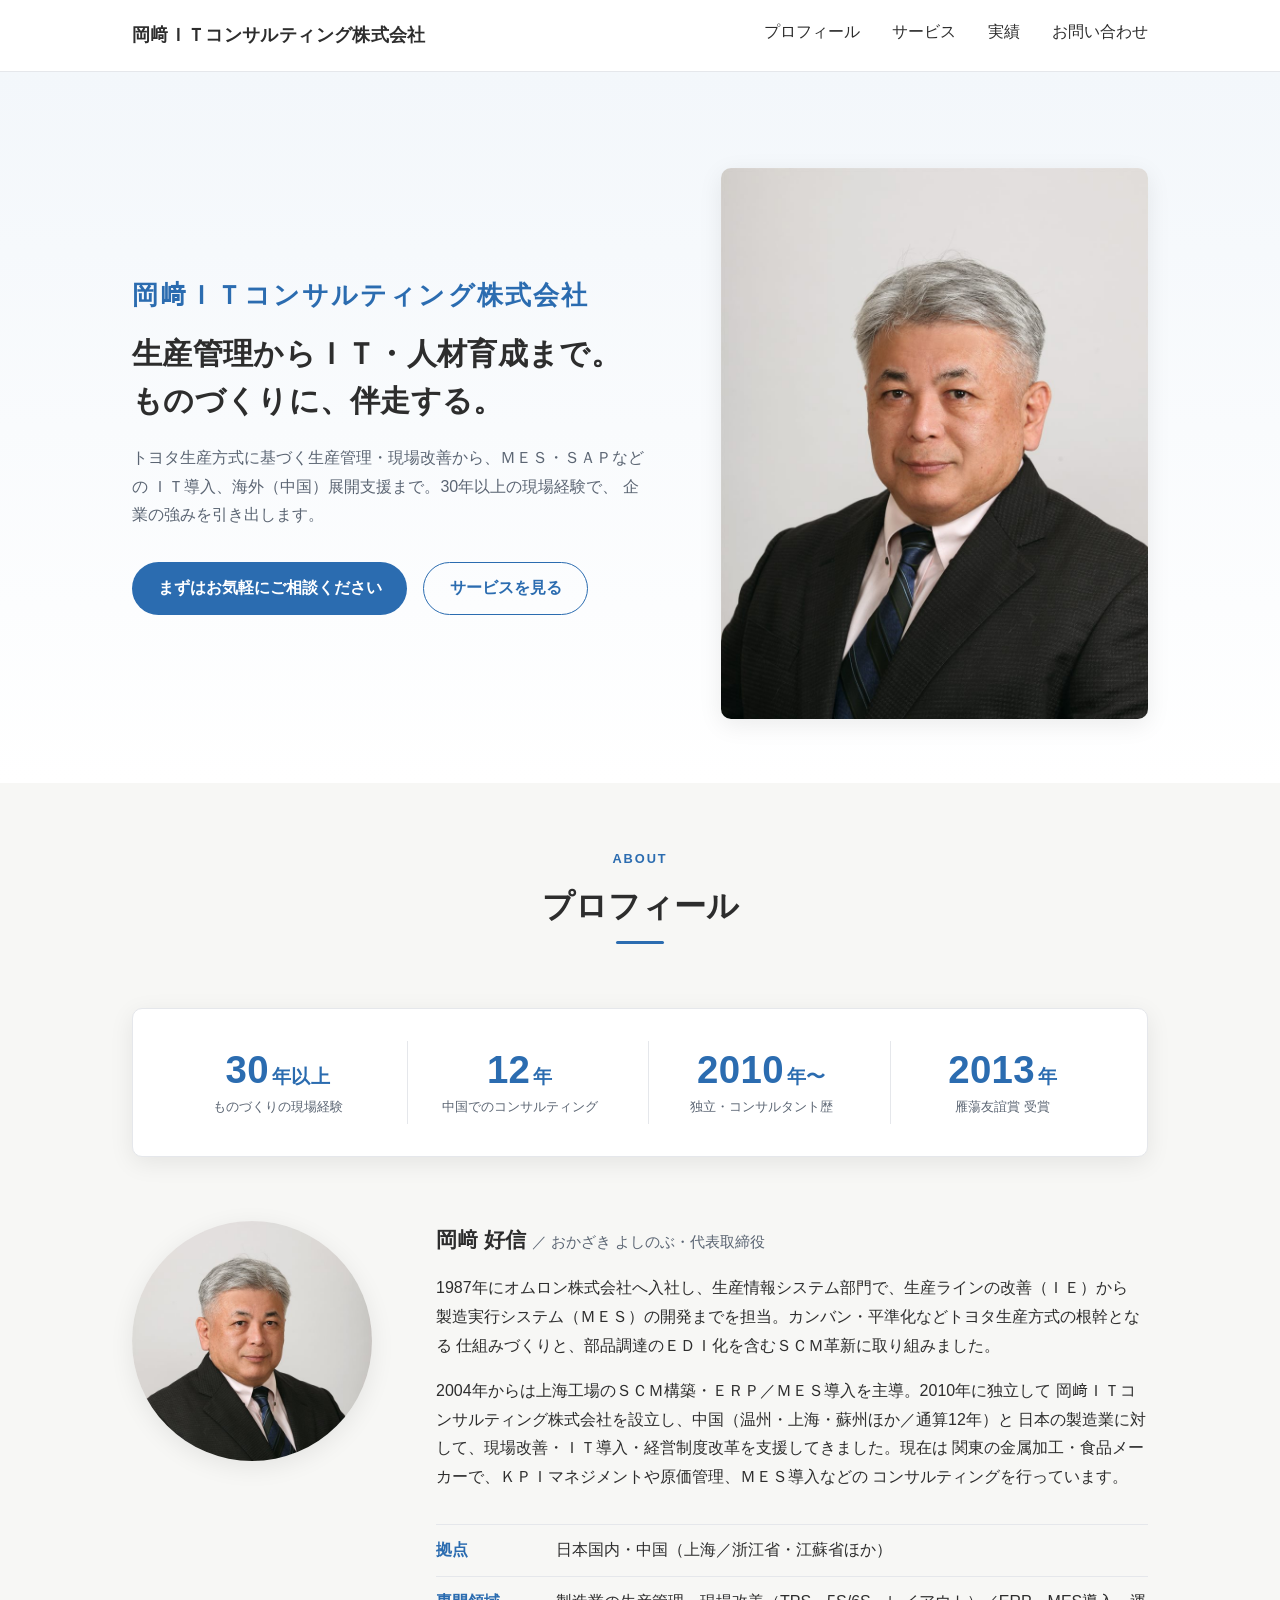
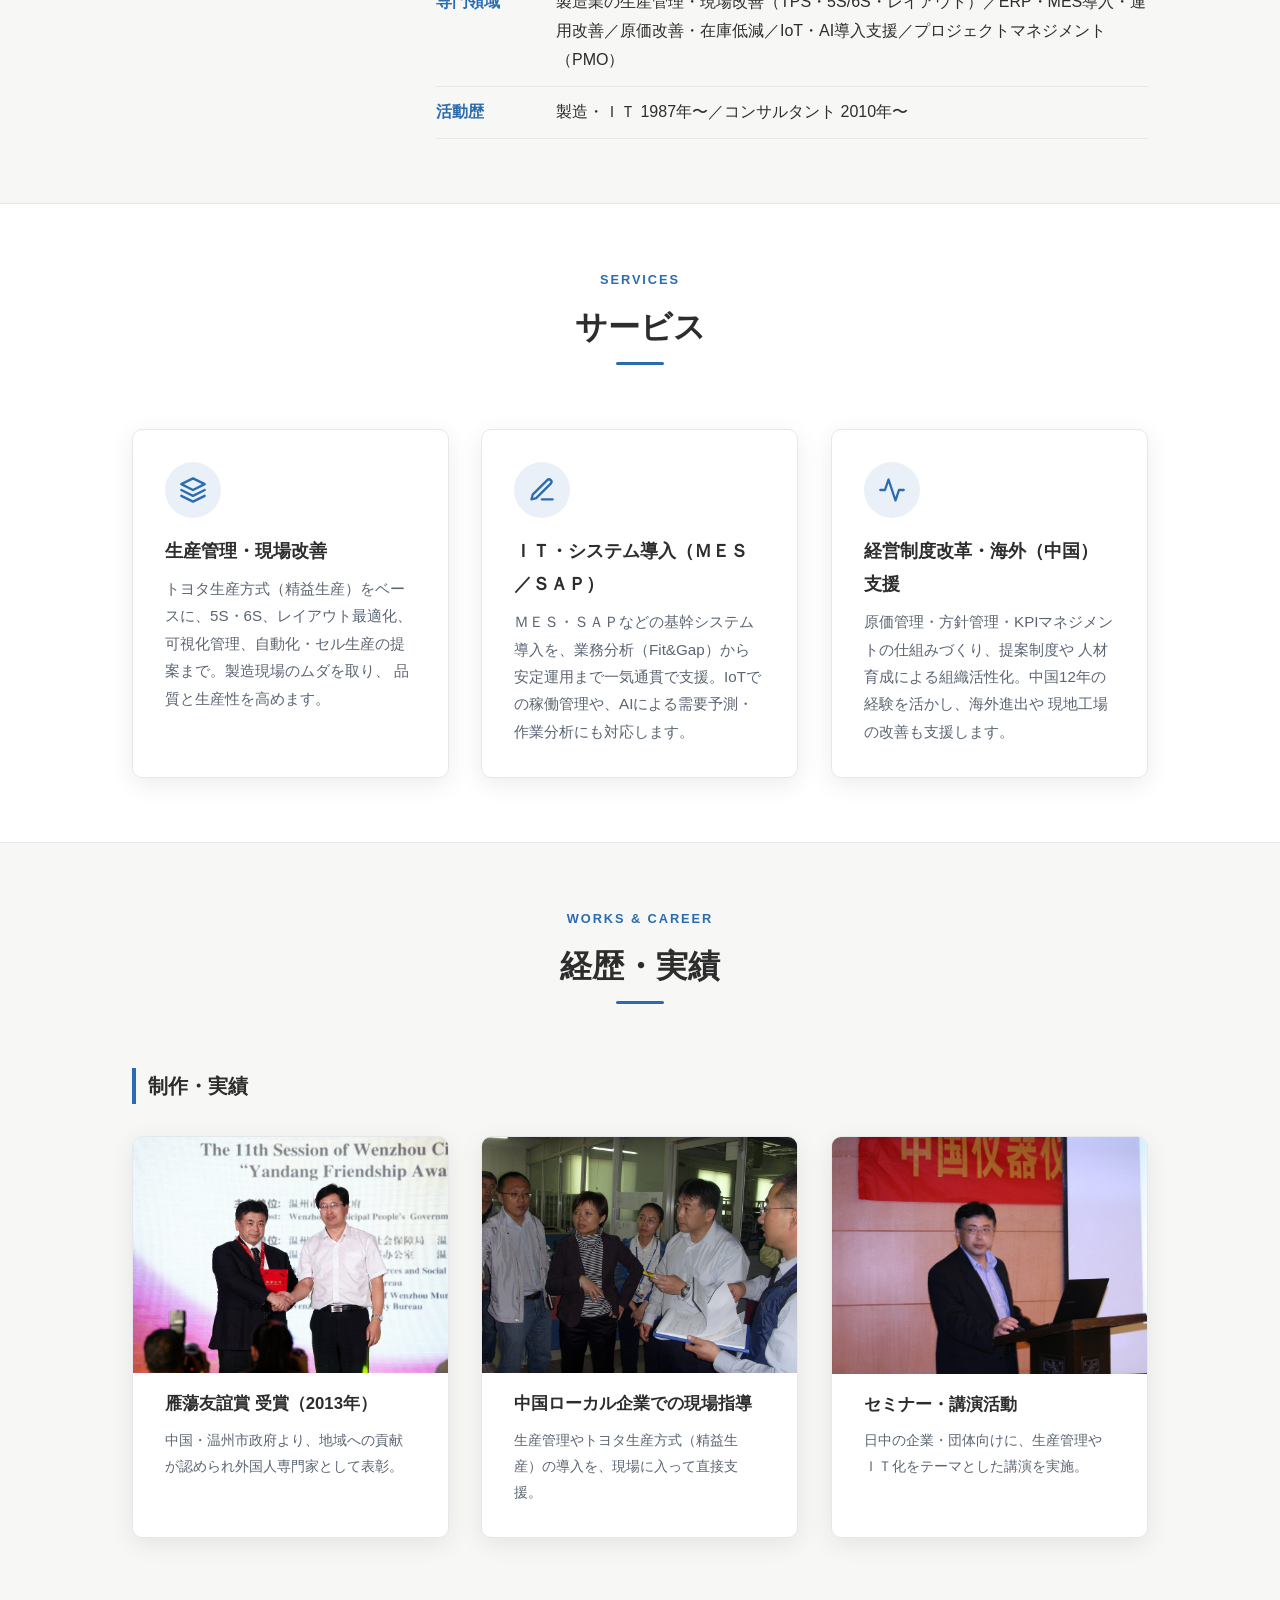
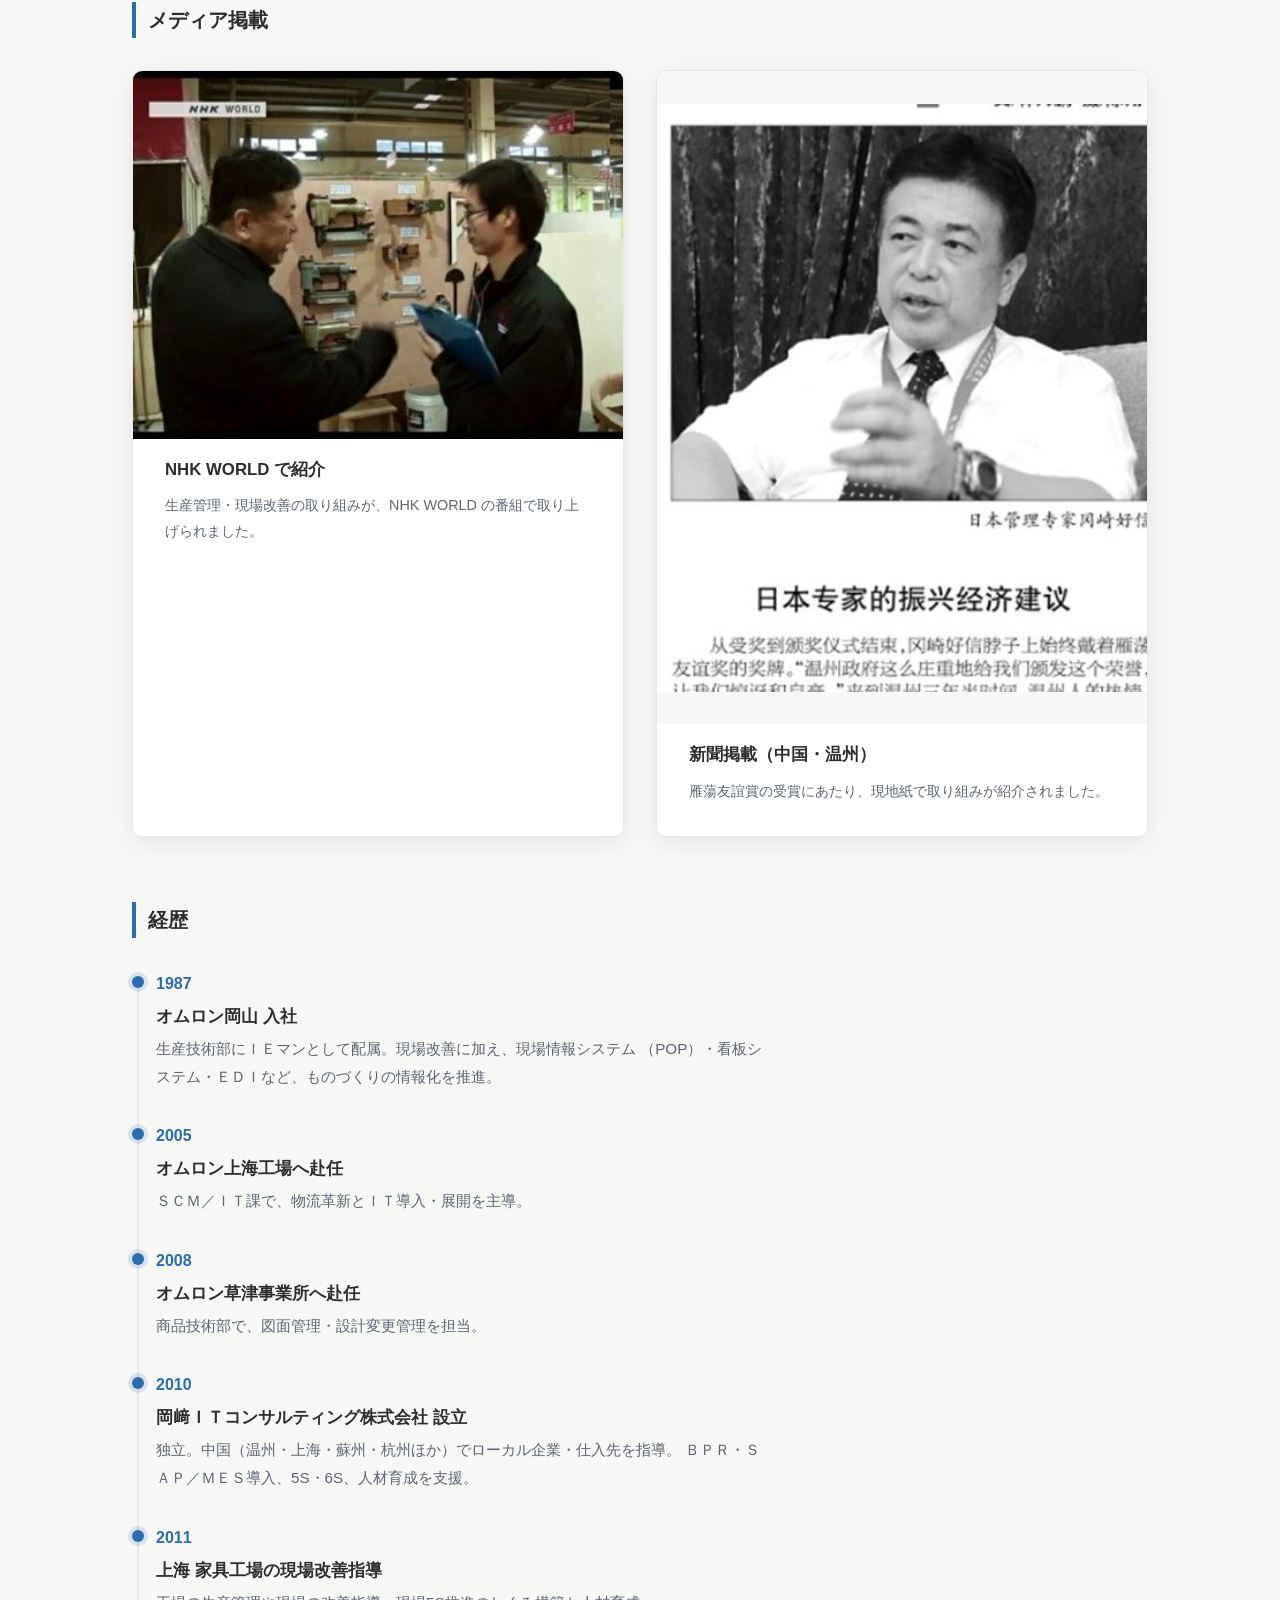
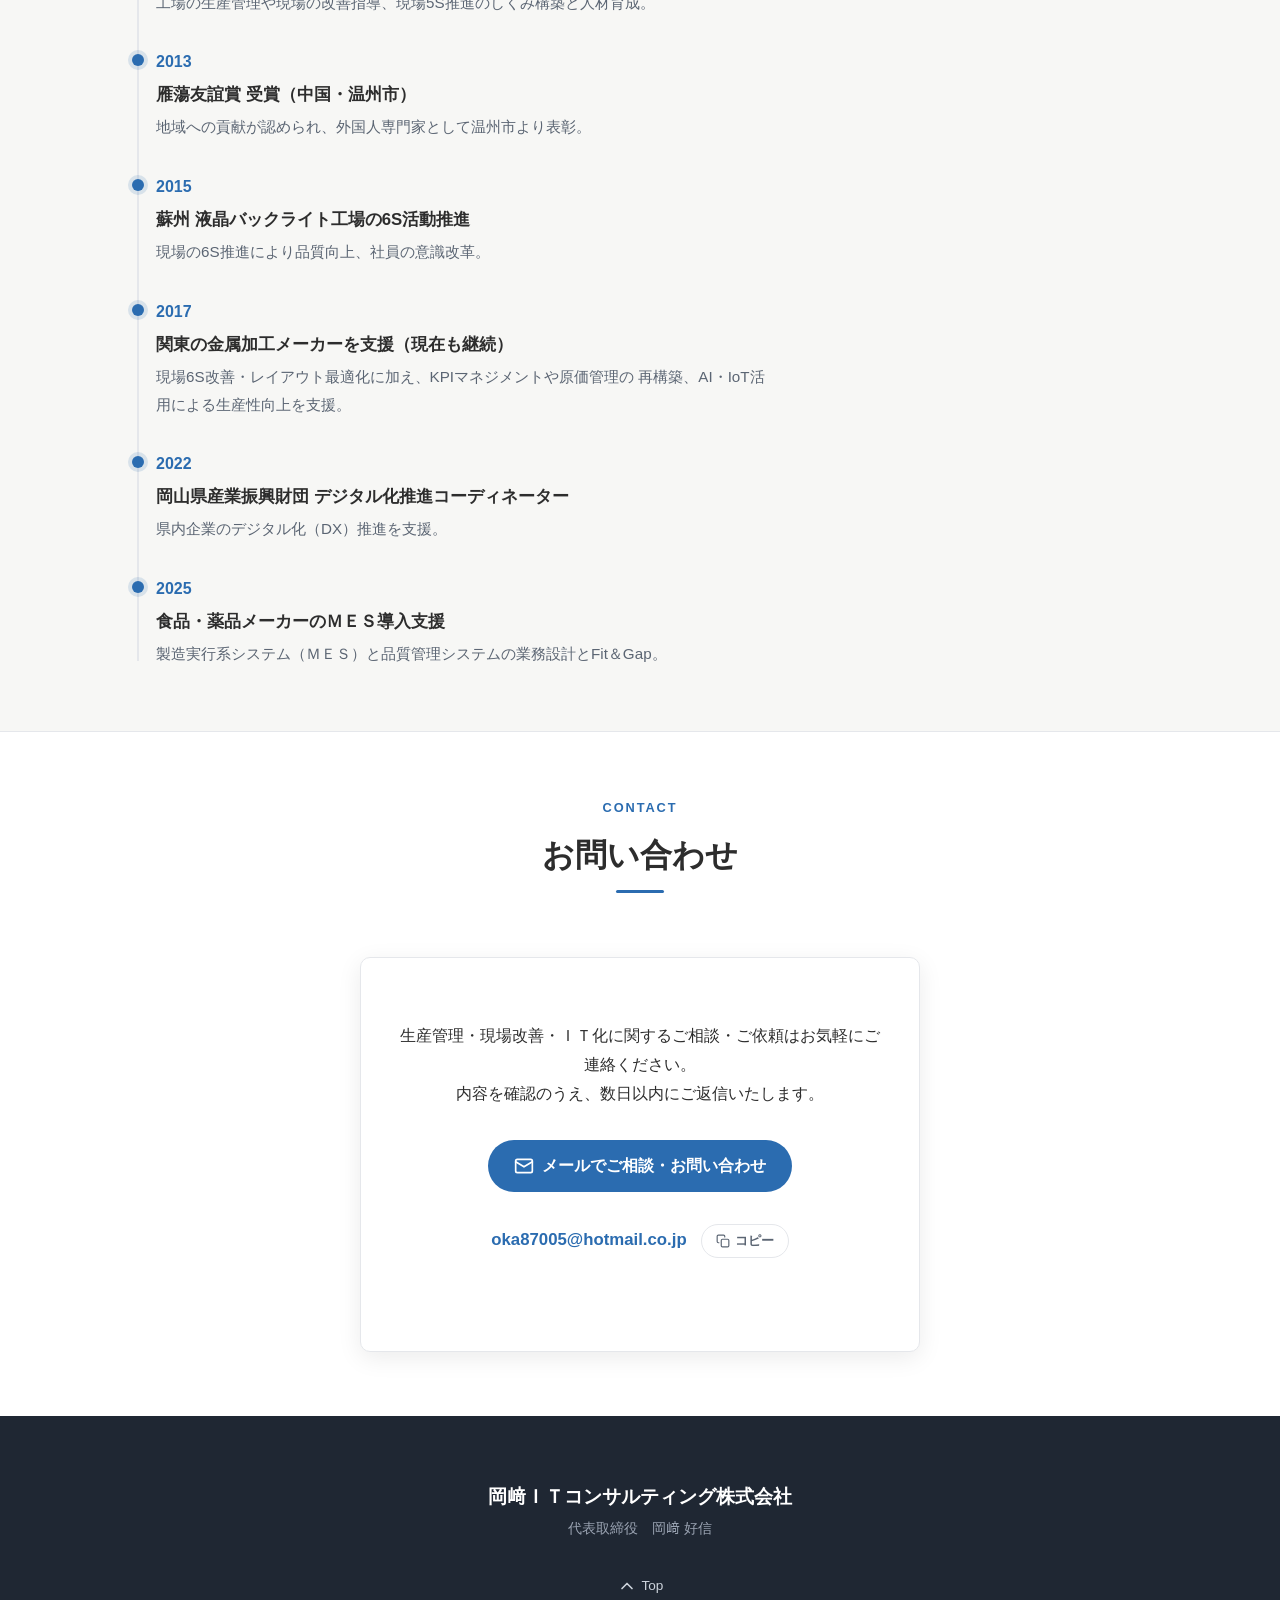
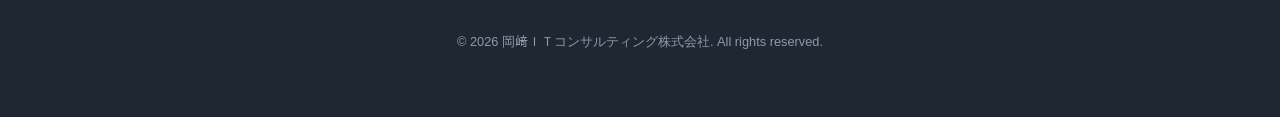
<file: index.html>
<!DOCTYPE html>
<!--
  ============================================================
  個人事業主 名刺代わりサイト  /  1ページ完結・モバイルファースト
  - バックエンド無し（HTML / CSS / JS のみ）。AWS S3 + CloudFront で配信予定。
  - 依頼主（岡﨑好信氏／岡﨑ＩＴコンサルティング株式会社）の実データを反映済み（Sprint 7）。
  - 連絡先メール・SNSリンク・本番ドメインはプレースホルダー（公開前に差し替え：DEPLOY.md 参照）。
  ============================================================
-->
<html lang="ja">
<head>
  <meta charset="UTF-8" />
  <!-- モバイルファースト：端末幅に合わせて表示（拡大縮小は許可してアクセシビリティ確保） -->
  <meta name="viewport" content="width=device-width, initial-scale=1.0" />

  <!-- SEO / 共有用メタ -->
  <title>岡﨑 好信 | 岡﨑ＩＴコンサルティング株式会社</title>
  <meta name="description" content="生産管理・現場改善・ＩＴ化を軸に、中小企業の成長を支援する経営コンサルタント。トヨタ生産方式と日中での豊富な現場経験に基づくコンサルティングを行います。" />
  <meta name="theme-color" content="#2b6cb0" />

  <!--
    E2：LCP 最適化。ヒーローのメインビジュアル（images/hero.jpg）は
    ファーストビュー最大要素（LCP）。先読み（preload）＋高優先度で取得させ、
    LCP の描画開始を早める。img 側にも fetchpriority="high" を付与（loading は付けない＝eager）。
  -->
  <link rel="preload" as="image" href="images/hero.jpg" fetchpriority="high" />

  <!-- ファビコン -->
  <link rel="icon" type="image/svg+xml" href="favicon.svg" />
  <link rel="icon" type="image/png" sizes="32x32" href="favicon-32.png" />
  <link rel="apple-touch-icon" href="apple-touch-icon.png" />

  <!--
    OGP / Twitter Card（SNSシェア時のカード表示）
    ※ 絶対URLは現在の公開先（GitHub Pages）に設定済み。
      クライアントへの譲渡時や独自ドメイン導入時は、下記の絶対URL（og:url / og:image / canonical）を差し替えること。
  -->
  <meta property="og:type" content="website" />
  <meta property="og:locale" content="ja_JP" />
  <meta property="og:site_name" content="岡﨑ＩＴコンサルティング株式会社" />
  <meta property="og:title" content="岡﨑 好信 | 岡﨑ＩＴコンサルティング株式会社" />
  <meta property="og:description" content="生産管理・現場改善・ＩＴ化を軸に、中小企業の成長を支援する経営コンサルタント。" />
  <meta property="og:url" content="https://okazakiit.github.io/okazaki-itc-site/" />
  <meta property="og:image" content="https://okazakiit.github.io/okazaki-itc-site/ogp.jpg" />
  <meta name="twitter:card" content="summary_large_image" />
  <link rel="canonical" href="https://okazakiit.github.io/okazaki-itc-site/" />

  <!-- 共通スタイル -->
  <link rel="stylesheet" href="css/style.css" />
</head>

<body>
  <!--
    D1：スキップリンク（アクセシビリティ）。
    キーボード/スクリーンリーダー利用者が、固定ヘッダーのナビを毎回辿らず
    本文へ直行できる王道導線。通常は visually-hidden で視覚から隠し、
    フォーカスが当たった時だけ左上にアクセント色で出現させる（CSS側）。
    クリック/Enter で <main id="main-content"> 先頭へジャンプする。
  -->
  <a class="skip-link" href="#main-content">本文へスキップ</a>

  <!--
    「ページ先頭へ戻る」の着地点（不可視アンカー）。
    以前は id="top" を固定ヘッダー（position:fixed）に付けていたが、固定要素は
    常に画面内にあるためブラウザが「既に表示済み」と判断し #top でスクロールが
    起きなかった。そこで id="top" を body 直下の「非固定」要素へ移し、純HTMLでも
    確実にドキュメント先頭（y=0）を指すようにする。サイズ0・装飾なしでレイアウト不変。
    （:target の scroll-margin-top は CSS 側で #top のみ 0 に上書きし、ヘッダー高さ分
    潜り込む／ずれるのを防ぐ。確実性のため main.js でも scrollTo(0) を併用する。）
  -->
  <span id="top" aria-hidden="true"></span>

  <!-- ============ ヘッダー / ナビ（Sprint 0 で枠、機能は Sprint 6） ============ -->
  <header class="site-header">
    <div class="container site-header__inner">
      <!-- ロゴ（屋号 or 氏名）。クリックでトップへ。 -->
      <a class="site-header__logo" href="#top">岡﨑ＩＴコンサルティング株式会社</a>

      <!-- モバイル用ハンバーガー（開閉動作は Sprint 6 で JS 実装） -->
      <button
        class="nav-toggle"
        type="button"
        aria-label="メニューを開く"
        aria-expanded="false"
        aria-controls="global-nav"
      >
        <span class="nav-toggle__bar"></span>
        <span class="nav-toggle__bar"></span>
        <span class="nav-toggle__bar"></span>
      </button>

      <!-- グローバルナビ：各セクションへのアンカー -->
      <nav class="global-nav" id="global-nav" aria-label="メインメニュー">
        <ul class="global-nav__list">
          <li><a href="#about">プロフィール</a></li>
          <li><a href="#services">サービス</a></li>
          <li><a href="#works">実績</a></li>
          <li><a href="#contact">お問い合わせ</a></li>
        </ul>
      </nav>
    </div>
  </header>

  <!--
    D1：スキップリンクの着地点。tabindex=-1 を付けないブラウザでも
    id 付き <main> へジャンプできるが、フォーカスを確実に main へ移し
    以降の Tab が本文から続くよう tabindex="-1" を付与（プログラム的フォーカス可）。
  -->
  <main id="main-content" tabindex="-1">
    <!-- ============ Sprint 1: ヒーロー ============ -->
    <section class="hero" id="hero" aria-label="ヒーロー">
      <div class="container hero__inner">
        <!-- 左：テキスト（モバイルでは上） -->
        <div class="hero__body">
          <p class="hero__eyebrow">岡﨑ＩＴコンサルティング株式会社</p>
          <!--
            キャッチコピー：フレーズ（意味のまとまり）単位で折り返す方式。
            各フレーズを inline-block の塊にすることで、語の途中で割れず・
            孤立せず、画面幅に応じてフレーズ間でのみ改行される（手動<br>不要）。
          -->
          <h1 class="hero__title">
            <span class="hero__title-phrase">生産管理から</span><span class="hero__title-phrase">ＩＴ・人材育成まで。</span><span class="hero__title-phrase">ものづくりに、伴走する。</span>
          </h1>
          <p class="hero__lead">
            トヨタ生産方式に基づく生産管理・現場改善から、ＭＥＳ・ＳＡＰなどの
            ＩＴ導入、海外（中国）展開支援まで。30年以上の現場経験で、
            企業の強みを引き出します。
          </p>
          <div class="hero__actions">
            <a class="btn btn--primary" href="#contact">まずはお気軽にご相談ください</a>
            <a class="btn btn--ghost" href="#services">サービスを見る</a>
          </div>
        </div>

        <!-- 右：メインビジュアル（モバイルでは下）／セミナー登壇の様子 -->
        <div class="hero__visual">
          <img
            class="hero__image"
            src="images/hero.jpg"
            width="900"
            height="1162"
            fetchpriority="high"
            alt="岡﨑好信"
          />
        </div>
      </div>
    </section>

    <!-- ============ Sprint 2: プロフィール ============ -->
    <section class="about section" id="about" aria-label="プロフィール">
      <div class="container">
        <!-- 共通見出しパーツ（英語ラベル＋日本語見出し） -->
        <header class="section-head">
          <p class="section-head__eyebrow">About</p>
          <h2 class="section-head__title">プロフィール</h2>
        </header>

        <!--
          B1：実績の「数字」を前に出す訴求（数字ストリップ）。
          すべて本文・経歴に既出の検証済みファクト（新しい数字は作らない）。
          - 30年以上 … 1987年オムロン入社以来の現場経験（ヒーロー本文と表現を統一）
          - 通算12年 … 中国でのコンサルティング（About本文に既出）
          - 2010年〜 … 独立・コンサルタント歴（経歴2010 / 活動歴と一致）
          - 2013年   … 雁蕩友誼賞 受賞（実績・経歴に既出）
          装飾は最小限。数字＝アクセント色＋大、ラベル＝muted＋小の王道。
          見出しは置かず About h2 直下の補足コンテンツとして扱う（階層を乱さない）。
        -->
        <dl class="stat-band" aria-label="実績ハイライト">
          <div class="stat-band__item">
            <dt class="stat-band__value">30<span class="stat-band__unit">年以上</span></dt>
            <dd class="stat-band__label">ものづくりの現場経験</dd>
          </div>
          <div class="stat-band__item">
            <dt class="stat-band__value">12<span class="stat-band__unit">年</span></dt>
            <dd class="stat-band__label">中国でのコンサルティング</dd>
          </div>
          <div class="stat-band__item">
            <dt class="stat-band__value">2010<span class="stat-band__unit">年〜</span></dt>
            <dd class="stat-band__label">独立・コンサルタント歴</dd>
          </div>
          <div class="stat-band__item">
            <dt class="stat-band__value">2013<span class="stat-band__unit">年</span></dt>
            <dd class="stat-band__label">雁蕩友誼賞 受賞</dd>
          </div>
        </dl>

        <div class="about__inner">
          <!-- 顔写真（正面ポートレート） -->
          <figure class="about__figure">
            <img
              class="about__image"
              src="images/profile.jpg"
              width="600"
              height="600"
              loading="lazy"
              alt="岡﨑好信"
            />
          </figure>

          <!-- 自己紹介本文＋基本情報 -->
          <div class="about__body">
            <p class="about__name">岡﨑 好信 <span class="about__role">／ おかざき よしのぶ・代表取締役</span></p>
            <p class="about__text">
              1987年にオムロン株式会社へ入社し、生産情報システム部門で、生産ラインの改善（ＩＥ）から
              製造実行システム（ＭＥＳ）の開発までを担当。カンバン・平準化などトヨタ生産方式の根幹となる
              仕組みづくりと、部品調達のＥＤＩ化を含むＳＣＭ革新に取り組みました。
            </p>
            <p class="about__text">
              2004年からは上海工場のＳＣＭ構築・ＥＲＰ／ＭＥＳ導入を主導。2010年に独立して
              岡﨑ＩＴコンサルティング株式会社を設立し、中国（温州・上海・蘇州ほか／通算12年）と
              日本の製造業に対して、現場改善・ＩＴ導入・経営制度改革を支援してきました。現在は
              関東の金属加工・食品メーカーで、ＫＰＩマネジメントや原価管理、ＭＥＳ導入などの
              コンサルティングを行っています。
            </p>

            <!-- 基本情報 -->
            <dl class="about__facts">
              <div class="about__fact">
                <dt>拠点</dt>
                <dd>日本国内・中国（上海／浙江省・江蘇省ほか）</dd>
              </div>
              <div class="about__fact">
                <dt>専門領域</dt>
                <dd>製造業の生産管理・現場改善（TPS・5S/6S・レイアウト）／ERP・MES導入・運用改善／原価改善・在庫低減／IoT・AI導入支援／プロジェクトマネジメント（PMO）</dd>
              </div>
              <div class="about__fact">
                <dt>活動歴</dt>
                <dd>製造・ＩＴ 1987年〜／コンサルタント 2010年〜</dd>
              </div>
            </dl>
          </div>
        </div>
      </div>
    </section>

    <!-- ============ Sprint 3: サービス / 事業内容 ============ -->
    <section class="services section" id="services" aria-label="サービス">
      <div class="container">
        <header class="section-head">
          <p class="section-head__eyebrow">Services</p>
          <h2 class="section-head__title">サービス</h2>
        </header>

        <!-- サービス一覧（ul/li で「項目の集まり」を意味づけ） -->
        <ul class="service-grid">
          <li class="service-card">
            <!-- アイコンは装飾なので aria-hidden（読み上げ対象外） -->
            <span class="service-card__icon" aria-hidden="true">
              <svg viewBox="0 0 24 24" width="28" height="28" fill="none"
                stroke="currentColor" stroke-width="2" stroke-linecap="round"
                stroke-linejoin="round">
                <path d="M12 2 2 7l10 5 10-5-10-5Z" />
                <path d="M2 17l10 5 10-5" />
                <path d="M2 12l10 5 10-5" />
              </svg>
            </span>
            <h3 class="service-card__title">生産管理・現場改善</h3>
            <p class="service-card__desc">
              トヨタ生産方式（精益生産）をベースに、5S・6S、レイアウト最適化、
              可視化管理、自動化・セル生産の提案まで。製造現場のムダを取り、
              品質と生産性を高めます。
            </p>
          </li>

          <li class="service-card">
            <span class="service-card__icon" aria-hidden="true">
              <svg viewBox="0 0 24 24" width="28" height="28" fill="none"
                stroke="currentColor" stroke-width="2" stroke-linecap="round"
                stroke-linejoin="round">
                <path d="M12 20h9" />
                <path d="M16.5 3.5a2.12 2.12 0 0 1 3 3L7 19l-4 1 1-4 12.5-12.5Z" />
              </svg>
            </span>
            <h3 class="service-card__title">ＩＴ・システム導入（ＭＥＳ／ＳＡＰ）</h3>
            <p class="service-card__desc">
              ＭＥＳ・ＳＡＰなどの基幹システム導入を、業務分析（Fit&amp;Gap）から
              安定運用まで一気通貫で支援。IoTでの稼働管理や、AIによる需要予測・
              作業分析にも対応します。
            </p>
          </li>

          <li class="service-card">
            <span class="service-card__icon" aria-hidden="true">
              <svg viewBox="0 0 24 24" width="28" height="28" fill="none"
                stroke="currentColor" stroke-width="2" stroke-linecap="round"
                stroke-linejoin="round">
                <path d="M22 12h-4l-3 9L9 3l-3 9H2" />
              </svg>
            </span>
            <h3 class="service-card__title">経営制度改革・海外（中国）支援</h3>
            <p class="service-card__desc">
              原価管理・方針管理・KPIマネジメントの仕組みづくり、提案制度や
              人材育成による組織活性化。中国12年の経験を活かし、海外進出や
              現地工場の改善も支援します。
            </p>
          </li>
        </ul>
      </div>
    </section>

    <!-- ============ Sprint 4: 経歴・実績 ============ -->
    <section class="works section" id="works" aria-label="経歴・実績">
      <div class="container">
        <header class="section-head">
          <p class="section-head__eyebrow">Works &amp; Career</p>
          <h2 class="section-head__title">経歴・実績</h2>
        </header>

        <!-- 実績（画像カード。実画像は Sprint 7 で差し替え） -->
        <h3 class="works__subtitle">制作・実績</h3>
        <ul class="works-grid">
          <li class="work-card">
            <img class="work-card__image" src="images/work-award.jpg" width="1024"
              height="682" loading="lazy" alt="温州市 雁蕩友誼賞の授賞式" />
            <div class="work-card__body">
              <h4 class="work-card__title">雁蕩友誼賞 受賞（2013年）</h4>
              <p class="work-card__desc">
                中国・温州市政府より、地域への貢献が認められ外国人専門家として表彰。
              </p>
            </div>
          </li>
          <li class="work-card">
            <img class="work-card__image" src="images/work-onsite.jpg" width="1000"
              height="750" loading="lazy" alt="中国ローカル企業での現場指導" />
            <div class="work-card__body">
              <h4 class="work-card__title">中国ローカル企業での現場指導</h4>
              <p class="work-card__desc">
                生産管理やトヨタ生産方式（精益生産）の導入を、現場に入って直接支援。
              </p>
            </div>
          </li>
          <li class="work-card">
            <img class="work-card__image" src="images/work-seminar.jpg" width="1600"
              height="1067" loading="lazy" alt="セミナーでの講演の様子" />
            <div class="work-card__body">
              <h4 class="work-card__title">セミナー・講演活動</h4>
              <p class="work-card__desc">
                日中の企業・団体向けに、生産管理やＩＴ化をテーマとした講演を実施。
              </p>
            </div>
          </li>
        </ul>

        <!-- メディア掲載 -->
        <h3 class="works__subtitle works__subtitle--timeline">メディア掲載</h3>
        <ul class="works-grid">
          <li class="work-card">
            <img class="work-card__image" src="images/media-nhk.jpg" width="516"
              height="302" loading="lazy" alt="NHK WORLD で取材を受ける岡﨑好信" />
            <div class="work-card__body">
              <h4 class="work-card__title">NHK WORLD で紹介</h4>
              <p class="work-card__desc">
                生産管理・現場改善の取り組みが、NHK WORLD の番組で取り上げられました。
              </p>
            </div>
          </li>
          <li class="work-card">
            <!--
              B2：縦長の新聞紙面（425×510）が 4:3 cover で上下に切れる問題の解消。
              この紙面は信頼の核なので、専用クラスで「切らずに全体を見せる」方式へ：
              object-fit:contain ＋ 無地背景。横長の NHK カード（516×302）と並べても
              カード高さは共通の枠で揃うので、レイアウトの一貫性は保たれる。
            -->
            <img class="work-card__image work-card__image--contain" src="images/media-news.jpg" width="425"
              height="510" loading="lazy" alt="岡﨑好信を紹介する新聞記事（中国・温州）" />
            <div class="work-card__body">
              <h4 class="work-card__title">新聞掲載（中国・温州）</h4>
              <p class="work-card__desc">
                雁蕩友誼賞の受賞にあたり、現地紙で取り組みが紹介されました。
              </p>
            </div>
          </li>
        </ul>

        <!-- 経歴（タイムライン） -->
        <h3 class="works__subtitle works__subtitle--timeline">経歴</h3>
        <ol class="timeline">
          <li class="timeline__item">
            <span class="timeline__year">1987</span>
            <div class="timeline__content">
              <h4 class="timeline__title">オムロン岡山 入社</h4>
              <p class="timeline__desc">
                生産技術部にＩＥマンとして配属。現場改善に加え、現場情報システム
                （POP）・看板システム・ＥＤＩなど、ものづくりの情報化を推進。
              </p>
            </div>
          </li>
          <li class="timeline__item">
            <span class="timeline__year">2005</span>
            <div class="timeline__content">
              <h4 class="timeline__title">オムロン上海工場へ赴任</h4>
              <p class="timeline__desc">
                ＳＣＭ／ＩＴ課で、物流革新とＩＴ導入・展開を主導。
              </p>
            </div>
          </li>
          <li class="timeline__item">
            <span class="timeline__year">2008</span>
            <div class="timeline__content">
              <h4 class="timeline__title">オムロン草津事業所へ赴任</h4>
              <p class="timeline__desc">
                商品技術部で、図面管理・設計変更管理を担当。
              </p>
            </div>
          </li>
          <li class="timeline__item">
            <span class="timeline__year">2010</span>
            <div class="timeline__content">
              <h4 class="timeline__title">岡﨑ＩＴコンサルティング株式会社 設立</h4>
              <p class="timeline__desc">
                独立。中国（温州・上海・蘇州・杭州ほか）でローカル企業・仕入先を指導。
                ＢＰＲ・ＳＡＰ／ＭＥＳ導入、5S・6S、人材育成を支援。
              </p>
            </div>
          </li>
          <li class="timeline__item">
            <span class="timeline__year">2011</span>
            <div class="timeline__content">
              <h4 class="timeline__title">上海 家具工場の現場改善指導</h4>
              <p class="timeline__desc">
                工場の生産管理や現場の改善指導、現場5S推進のしくみ構築と人材育成。
              </p>
            </div>
          </li>
          <li class="timeline__item">
            <span class="timeline__year">2013</span>
            <div class="timeline__content">
              <h4 class="timeline__title">雁蕩友誼賞 受賞（中国・温州市）</h4>
              <p class="timeline__desc">
                地域への貢献が認められ、外国人専門家として温州市より表彰。
              </p>
            </div>
          </li>
          <li class="timeline__item">
            <span class="timeline__year">2015</span>
            <div class="timeline__content">
              <h4 class="timeline__title">蘇州 液晶バックライト工場の6S活動推進</h4>
              <p class="timeline__desc">
                現場の6S推進により品質向上、社員の意識改革。
              </p>
            </div>
          </li>
          <li class="timeline__item">
            <span class="timeline__year">2017</span>
            <div class="timeline__content">
              <h4 class="timeline__title">関東の金属加工メーカーを支援（現在も継続）</h4>
              <p class="timeline__desc">
                現場6S改善・レイアウト最適化に加え、KPIマネジメントや原価管理の
                再構築、AI・IoT活用による生産性向上を支援。
              </p>
            </div>
          </li>
          <li class="timeline__item">
            <span class="timeline__year">2022</span>
            <div class="timeline__content">
              <h4 class="timeline__title">岡山県産業振興財団 デジタル化推進コーディネーター</h4>
              <p class="timeline__desc">
                県内企業のデジタル化（DX）推進を支援。
              </p>
            </div>
          </li>
          <li class="timeline__item">
            <span class="timeline__year">2025</span>
            <div class="timeline__content">
              <h4 class="timeline__title">食品・薬品メーカーのＭＥＳ導入支援</h4>
              <p class="timeline__desc">
                製造実行系システム（ＭＥＳ）と品質管理システムの業務設計とFit＆Gap。
              </p>
            </div>
          </li>
        </ol>
      </div>
    </section>

    <!-- ============ Sprint 5: お問い合わせ ============ -->
    <section class="contact section" id="contact" aria-label="お問い合わせ">
      <div class="container">
        <header class="section-head">
          <p class="section-head__eyebrow">Contact</p>
          <h2 class="section-head__title">お問い合わせ</h2>
        </header>

        <div class="contact__card">
          <p class="contact__text">
            生産管理・現場改善・ＩＴ化に関するご相談・ご依頼はお気軽にご連絡ください。<br />
            内容を確認のうえ、数日以内にご返信いたします。
          </p>

          <!--
            主導線：メール（バックエンド不要）。
            B3：mailto に件名（subject）と簡単な本文（body）をプリセット。
            クリックでメーラーが「件名入り＋宛名つき本文の雛形」で開き、
            問い合わせのハードルを下げる。アドレス自体は不変。
            日本語は URL エンコード済み（subject=「Webサイトからのお問い合わせ」）。
          -->
          <a class="btn btn--primary contact__mail"
            href="mailto:oka87005@hotmail.co.jp?subject=Web%E3%82%B5%E3%82%A4%E3%83%88%E3%81%8B%E3%82%89%E3%81%AE%E3%81%8A%E5%95%8F%E3%81%84%E5%90%88%E3%82%8F%E3%81%9B&amp;body=%E5%B2%A1%EF%A8%91%20%E5%A5%BD%E4%BF%A1%20%E6%A7%98%0D%0A%0D%0AWeb%E3%82%B5%E3%82%A4%E3%83%88%E3%82%92%E6%8B%9D%E8%A6%8B%E3%81%97%E3%80%81%E3%81%94%E9%80%A3%E7%B5%A1%E3%81%84%E3%81%9F%E3%81%97%E3%81%BE%E3%81%97%E3%81%9F%E3%80%82%0D%0A%0D%0A%E3%80%90%E3%81%94%E7%9B%B8%E8%AB%87%E5%86%85%E5%AE%B9%E3%80%91%0D%0A%0D%0A%E3%80%90%E8%B2%B4%E7%A4%BE%E5%90%8D%E3%83%BB%E3%81%8A%E5%90%8D%E5%89%8D%E3%80%91%0D%0A">
            <svg viewBox="0 0 24 24" width="20" height="20" fill="none"
              stroke="currentColor" stroke-width="2" stroke-linecap="round"
              stroke-linejoin="round" aria-hidden="true">
              <rect x="2" y="4" width="20" height="16" rx="2" />
              <path d="m22 7-10 6L2 7" />
            </svg>
            メールでご相談・お問い合わせ
          </a>

          <!-- メールアドレス（クリックで起動・コピーも可） -->
          <p class="contact__address">
            <a href="mailto:oka87005@hotmail.co.jp">oka87005@hotmail.co.jp</a>
            <!--
              保険導線：既定のメールアプリが未設定のPC（Webメール利用者）では
              mailto を押しても何も起きないため、表示中アドレスをワンクリックで
              クリップボードへコピーするボタンを併設する。
              表示は CSS の .js ゲート（JSが動いた時だけ表示）。JS無効時は
              ボタンが出ない＝従来表示と完全に同じで無害。
            -->
            <button class="copy-btn" type="button"
              aria-label="メールアドレスをコピー"
              data-copy-text="oka87005@hotmail.co.jp">
              <svg viewBox="0 0 24 24" width="14" height="14" fill="none"
                stroke="currentColor" stroke-width="2" stroke-linecap="round"
                stroke-linejoin="round" aria-hidden="true">
                <rect x="9" y="9" width="13" height="13" rx="2" />
                <path d="M5 15H4a2 2 0 0 1-2-2V4a2 2 0 0 1 2-2h9a2 2 0 0 1 2 2v1" />
              </svg>
              コピー
            </button>
          </p>

          <!--
            コピー結果の通知領域。role="status" ＋ aria-live="polite" で
            スクリーンリーダーにも結果（成功/失敗）を読み上げる。
            視覚上はボタン直下に約2秒表示して消える（JSが textContent を出し入れ）。
            空の時も高さを確保し、表示/非表示でレイアウトがガタつかない（CSS側）。
          -->
          <p class="copy-status" role="status" aria-live="polite"></p>
        </div>
      </div>
    </section>
  </main>

  <!-- ============ Sprint 5: フッター ============ -->
  <footer class="site-footer">
    <div class="container site-footer__inner">
      <div class="site-footer__brand">
        <p class="site-footer__logo">岡﨑ＩＴコンサルティング株式会社</p>
        <p class="site-footer__tagline">代表取締役　岡﨑 好信</p>
      </div>

      <!-- ページトップへ戻る -->
      <a class="site-footer__top" href="#top" aria-label="ページの先頭へ戻る">
        <svg viewBox="0 0 24 24" width="20" height="20" fill="none"
          stroke="currentColor" stroke-width="2" stroke-linecap="round"
          stroke-linejoin="round" aria-hidden="true">
          <path d="m18 15-6-6-6 6" />
        </svg>
        Top
      </a>

      <p class="site-footer__copy">&copy; 2026 岡﨑ＩＴコンサルティング株式会社. All rights reserved.</p>
    </div>
  </footer>

  <!--
    F1：構造化データ（JSON-LD / schema.org）。
    検索エンジンに「人物（岡﨑 好信）」と「組織（岡﨑ＩＴコンサルティング株式会社）」の
    関係を機械可読で伝える。Person と Organization を @graph に並べ、@id で相互参照
    （Person.worksFor → Organization、Organization.founder → Person）。
    内容はすべてサイト本文・経歴に既出の実データのみ（創作・推測なし）。
    絶対URLは現在の公開先（GitHub Pages）。譲渡/独自ドメイン時は og:url/canonical と同様に要差し替え。
  -->
  <script type="application/ld+json">
  {
    "@context": "https://schema.org",
    "@graph": [
      {
        "@type": "Person",
        "@id": "https://okazakiit.github.io/okazaki-itc-site/#person",
        "name": "岡﨑 好信",
        "jobTitle": "代表取締役／経営コンサルタント",
        "nationality": "日本",
        "url": "https://okazakiit.github.io/okazaki-itc-site/",
        "image": "https://okazakiit.github.io/okazaki-itc-site/images/profile.jpg",
        "award": "雁蕩友誼賞（2013年・中国 温州市）",
        "knowsAbout": [
          "生産管理",
          "現場改善",
          "トヨタ生産方式（TPS）",
          "5S/6S",
          "MES",
          "ERP/SAP",
          "SCM",
          "原価管理",
          "KPIマネジメント",
          "IoT",
          "中小企業支援"
        ],
        "worksFor": {
          "@id": "https://okazakiit.github.io/okazaki-itc-site/#organization"
        }
      },
      {
        "@type": "Organization",
        "@id": "https://okazakiit.github.io/okazaki-itc-site/#organization",
        "name": "岡﨑ＩＴコンサルティング株式会社",
        "foundingDate": "2010",
        "url": "https://okazakiit.github.io/okazaki-itc-site/",
        "logo": "https://okazakiit.github.io/okazaki-itc-site/ogp.jpg",
        "image": "https://okazakiit.github.io/okazaki-itc-site/ogp.jpg",
        "description": "生産管理・現場改善・ＩＴ化を軸に中小企業を支援する経営コンサルティング",
        "email": "oka87005@hotmail.co.jp",
        "areaServed": [
          "日本",
          "中国"
        ],
        "founder": {
          "@id": "https://okazakiit.github.io/okazaki-itc-site/#person"
        }
      }
    ]
  }
  </script>

  <!-- 共通スクリプト（ナビ開閉・スクロール演出は Sprint 6 で実装） -->
  <script src="js/main.js" defer></script>
</body>
</html>
</file>
<file: css/style.css>
/* ============================================================
   共通スタイル  /  Sprint 0：基盤構築
   構成: 1.リセット 2.デザイントークン 3.ベース 4.レイアウト土台
         5.ヘッダー/ナビ枠 6.プレースホルダー表示
   方針: モバイルファースト（まず狭い画面、@media (min-width) で拡張）
   ============================================================ */

/* ---------- 1. 最小リセット ---------- */
*,
*::before,
*::after {
  box-sizing: border-box; /* paddingを含めた幅計算でレイアウト崩れを防ぐ */
}

html {
  -webkit-text-size-adjust: 100%; /* モバイルで勝手に文字が拡大されるのを防ぐ */
  scroll-behavior: smooth;        /* アンカー移動を滑らかに */
}

body,
h1, h2, h3, h4, p, ul, ol, figure, blockquote {
  margin: 0;
}

ul, ol {
  padding: 0;
  list-style: none;
}

a {
  color: inherit;
  text-decoration: none;
}

img {
  display: block;
  max-width: 100%; /* 画像が親をはみ出さない（横スクロール防止） */
  height: auto;
}

button {
  font: inherit;
  color: inherit;
  background: none;
  border: none;
  cursor: pointer;
}

/* ---------- 2. デザイントークン（CSS変数） ----------
   ブランドカラーやサイズの「一元管理」。
   後でブランドカラーを変えるときは --color-accent の1行を直すだけで済む。 */
:root {
  /* 配色：ベース(白/オフホワイト) + アクセント1色 + ダークグレー文字 */
  --color-bg: #ffffff;
  --color-bg-subtle: #f7f7f5;   /* セクション背景の差し色（オフホワイト） */
  --color-text: #2d2d2d;        /* 本文 */
  --color-text-muted: #5b6573;  /* 補足テキスト（コントラスト比 4.5:1 以上を確保：hero #f3f7fb 上で約5.49、#f7f7f5 上で約5.51） */
  --color-accent: #2b6cb0;      /* ★ブランドカラー（ここ1行で全体を変更可能） */
  --color-accent-dark: #21527e; /* ホバー等の濃いめ */
  --color-border: #e5e7eb;

  /* タイポグラフィ（日本語対応のシステムフォント＝読み込み無しで軽量・高速） */
  --font-base: "Helvetica Neue", Arial, "Hiragino Kaku Gothic ProN",
    "Hiragino Sans", "Yu Gothic", "Meiryo", sans-serif;
  --line-height: 1.8;

  /* 余白・サイズ（8pxグリッドベース） */
  --space-xs: 0.5rem;
  --space-sm: 1rem;
  --space-md: 2rem;
  --space-lg: 4rem;
  --space-xl: 6rem;

  --container-max: 1080px;   /* PC時の最大幅 */
  --container-pad: 1.25rem;  /* 左右の余白（モバイル基準） */
  --header-height: 60px;

  --radius: 10px;
  --shadow: 0 6px 24px rgba(0, 0, 0, 0.08);
  --transition: 0.25s ease;
}

/* ---------- 3. ベース ---------- */
body {
  font-family: var(--font-base);
  line-height: var(--line-height);
  color: var(--color-text);
  background: var(--color-bg);
  /* ヘッダーが fixed のぶん、本文の先頭が隠れないように余白を確保 */
  padding-top: var(--header-height);
}

/* アンカー移動時に固定ヘッダーへ潜り込まないよう、着地位置を調整 */
:target {
  scroll-margin-top: var(--header-height);
}

/* 「ページ先頭へ戻る」の着地点。body 直下の不可視アンカー。
   - サイズ0・装飾なしでレイアウトに一切影響させない。
   - 上の :target ルールはヘッダー高さ分の余白を入れるが、#top は
     ドキュメント最上部（y=0）へ戻したいので scroll-margin-top を 0 に上書きする。
     これで #top アンカー／JS どちらでも確実に最上部へ着地する。 */
#top {
  display: block;
  height: 0;
  scroll-margin-top: 0;
}

/* ---------- 4. レイアウト土台 ---------- */
.container {
  width: 100%;
  max-width: var(--container-max);
  margin-inline: auto;
  padding-inline: var(--container-pad);
}

/* 各セクション共通の上下余白（ヒーローは個別指定するので .section のみ） */
.section {
  padding-block: var(--space-lg);
}

/* セクション背景の交互差し込み（視認性向上）。Sprint 2以降で活用 */
.section:nth-of-type(even) {
  background: var(--color-bg-subtle);
}

/* A2：セクション間リズムの整理（ごく控えめに）。
   白⇄オフホワイトの境目を、既存ボーダー色のヘアラインだけで静かに区切る。
   濃い線・色は使わず「面の切り替わり」をわずかに明確化するだけ。
   nth-of-type(even) と隣接 even は連続しないため、各境界に1本ずつ入る。 */
.section + .section {
  border-top: 1px solid var(--color-border);
}

/* ---------- 5. ヘッダー / ナビ枠（機能は Sprint 6） ---------- */
.site-header {
  position: fixed; /* スクロールしても常に上部に固定 */
  inset: 0 0 auto 0;
  height: var(--header-height);
  background: rgba(255, 255, 255, 0.92);
  backdrop-filter: saturate(180%) blur(8px);
  border-bottom: 1px solid var(--color-border);
  z-index: 1000;
}

.site-header__inner {
  height: 100%;
  display: flex;
  align-items: center;
  justify-content: space-between;
}

.site-header__logo {
  /* ロゴは会社名（16文字）で長いため、狭い画面では自動縮小して
     ハンバーガーと重ならず1行に収まるようにする（320px端末まで対応）。 */
  font-size: clamp(0.85rem, 4.4vw, 1.1rem);
  font-weight: 700;
  letter-spacing: 0.02em;
  white-space: nowrap; /* ロゴの途中折り返しを禁止 */
}

/* ハンバーガーボタン（モバイルで表示、PCで隠す） */
.nav-toggle {
  display: inline-flex;
  flex-direction: column;
  justify-content: center;
  gap: 5px;
  width: 44px;  /* タップしやすい最小サイズ */
  height: 44px;
}

.nav-toggle__bar {
  display: block;
  width: 24px;
  height: 2px;
  background: var(--color-text);
  transition: var(--transition);
}

/* グローバルナビ（モバイル：初期は隠す。開閉は Sprint 6 で .is-open を付与） */
.global-nav {
  position: fixed;
  inset: var(--header-height) 0 auto 0;
  background: var(--color-bg);
  border-bottom: 1px solid var(--color-border);
  transform: translateY(-120%); /* 画面外へ退避 */
  /* D2：閉じている間は visibility:hidden で「フォーカス不可」にする。
     これまで画面外(translateY)でも DOM上はフォーカス可能で、キーボードで
     見えないリンクに Tab 侵入できる欠陥があった。visibility:hidden は
     配下の a もまとめてタブ順序から外す（display と違い transform の
     スライドインを壊さない）。開く瞬間は即座に可視化したいので、
     visibility のみ遅延なしで切り替える。 */
  visibility: hidden;
  transition: transform var(--transition), visibility 0s linear var(--transition);
}

.global-nav.is-open {
  transform: translateY(0);
  visibility: visible;
  /* 開く時は visibility を遅延させない（即フォーカス可能に） */
  transition: transform var(--transition), visibility 0s;
}

.global-nav__list {
  display: flex;
  flex-direction: column;
}

.global-nav__list a {
  display: block;
  padding: var(--space-sm) var(--container-pad);
  border-top: 1px solid var(--color-border);
  transition: color var(--transition);
}

.global-nav__list a:hover {
  color: var(--color-accent);
}

/* C1：スクロールスパイの現在地ハイライト（控えめに）。
   JS が aria-current="page" を1つだけ付与する。色＝アクセント＋太字。
   JS無効時はこのルールが一切効かない（aria-current が付かない）ので無害。 */
.global-nav__list a[aria-current="page"] {
  color: var(--color-accent);
  font-weight: 700;
}

/* ============================================================
   レスポンシブ：タブレット以上（768px〜）
   ============================================================ */
@media (min-width: 768px) {
  :root {
    --container-pad: 2rem;
    --header-height: 72px;
  }

  /* PCではハンバーガーを隠し、ナビを横並びで常時表示 */
  .nav-toggle {
    display: none;
  }

  .global-nav {
    position: static;
    transform: none;
    background: transparent;
    border: none;
    /* D2：768px以上はナビ常時表示。閉/開に関係なく必ずフォーカス可能に戻す
       （モバイルの visibility:hidden 既定を打ち消す）。 */
    visibility: visible;
    transition: none;
  }

  .global-nav__list {
    flex-direction: row;
    gap: var(--space-md);
  }

  .global-nav__list a {
    padding: 0;
    border: none;
    /* C1（PC）：現在地に下線を出すための土台。
       下線分の高さを常に確保し、active 切替で行が動かないようにする。 */
    padding-bottom: 4px;
    border-bottom: 2px solid transparent;
  }

  /* C1（PC）：現在地リンクの控えめな下線（アクセント色）。 */
  .global-nav__list a[aria-current="page"] {
    border-bottom-color: var(--color-accent);
  }
}

/* ============================================================
   アクセシビリティ：視差効果を減らす設定の尊重
   ============================================================ */
@media (prefers-reduced-motion: reduce) {
  html {
    scroll-behavior: auto;
  }
  * {
    transition: none !important;
  }
}

/* ============================================================
   アクセシビリティ：キーボード操作時のフォーカス可視化
   :focus ではなく :focus-visible を使い、マウス操作時には出さない
   ============================================================ */
a:focus-visible,
.btn:focus-visible,
.nav-toggle:focus-visible,
.copy-btn:focus-visible,
.global-nav__list a:focus-visible {
  outline: 2px solid var(--color-accent);
  outline-offset: 2px;
  border-radius: 2px;
}

/* main へプログラム的にフォーカスを移した際、太い枠を出さない
   （スキップリンク着地時の視覚ノイズを避ける）。スクロール位置は
   固定ヘッダーに潜らないよう scroll-margin-top で調整。 */
#main-content {
  scroll-margin-top: var(--header-height);
}
#main-content:focus {
  outline: none;
}

/* ============================================================
   D1：スキップリンク（visually-hidden → フォーカスで出現）
   通常はサイズ 0 に畳んで視覚・レイアウトから除外（読み上げ順には残る）。
   キーボードでフォーカスされた時だけ左上にアクセント色で出現させる王道。
   ============================================================ */
.skip-link {
  position: fixed;
  top: 0;
  left: 0;
  z-index: 1100; /* 固定ヘッダー(z:1000)より前面に出す */
  /* 通常は視覚から隠す（display:none は読み上げ・フォーカスを奪うので使わない）。
     clip + サイズ0 の visually-hidden 方式。 */
  width: 1px;
  height: 1px;
  padding: 0;
  overflow: hidden;
  clip: rect(0 0 0 0);
  clip-path: inset(50%);
  white-space: nowrap;
  background: var(--color-accent);
  color: #fff;
  font-weight: 700;
  border-radius: 0 0 var(--radius) 0;
}

/* フォーカス時：可視化して左上に表示。clip 解除で実寸へ。 */
.skip-link:focus,
.skip-link:focus-visible {
  width: auto;
  height: auto;
  padding: 0.6rem 1.2rem;
  clip: auto;
  clip-path: none;
  outline: 2px solid #fff;
  outline-offset: -4px; /* アクセント背景の内側に白枠を出して視認性を上げる */
}

/* ============================================================
   ボタン（共通パーツ。ヒーロー以降の各CTAで使う）
   ============================================================ */
.btn {
  display: inline-flex;
  align-items: center;
  justify-content: center;
  min-height: 48px; /* タップ領域を確保（アクセシビリティ） */
  padding: 0.7rem 1.6rem;
  border-radius: 999px;
  font-weight: 700;
  text-align: center;
  transition: background var(--transition), color var(--transition),
    border-color var(--transition), transform var(--transition);
}

.btn:active {
  transform: translateY(1px);
}

.btn--primary {
  background: var(--color-accent);
  color: #fff;
}

.btn--primary:hover {
  background: var(--color-accent-dark);
}

.btn--ghost {
  border: 1.5px solid var(--color-accent);
  color: var(--color-accent);
}

.btn--ghost:hover {
  background: var(--color-accent);
  color: #fff;
}

/* ============================================================
   Sprint 1：ヒーローセクション
   モバイル：縦積み（テキスト→画像）／PC：2カラム（テキスト｜画像）
   ============================================================ */
.hero {
  padding-block: var(--space-lg) var(--space-md);
  background: linear-gradient(180deg, #f3f7fb 0%, var(--color-bg) 100%);
}

.hero__inner {
  display: flex;
  flex-direction: column;
  /* A3：テキスト塊と画像の「間」を少し広げ、上品な余白に（装飾は増やさない）。 */
  gap: calc(var(--space-md) + var(--space-xs));
  align-items: center;
  text-align: center;
}

.hero__eyebrow {
  color: var(--color-accent);
  font-weight: 700;
  letter-spacing: 0.08em;
  /* 会社名（最上部の一行）を強調。見出し(h1)より小さく保ちつつ拡大。 */
  font-size: clamp(1.1rem, 3.2vw, 1.6rem);
  /* A3：肩書き（eyebrow）と大きな見出しの間に少しゆとりを持たせる。 */
  margin-bottom: 0.75rem;
}

.hero__title {
  /* キャッチコピーは3フレーズ・最長12字（「ものづくりに、伴走する。」）。
     タブレットの2カラム時の狭い文字幅でも折れない上限に調整。 */
  font-size: clamp(1.4rem, 4.5vw, 1.9rem);
  line-height: 1.55;
  letter-spacing: 0.01em;
}

/* ヒーロー見出しのフレーズ単位折り返し（手動<br>を廃した堅牢方式）。
   各フレーズを inline-block の塊にして、フレーズ内では改行させない
   （語中改行・孤立を防止）。画面幅に応じてフレーズ間でのみ折り返す。
   word-break: keep-all で和文の途中改行を念のため抑止。 */
.hero__title-phrase {
  display: inline-block;
  word-break: keep-all;
}

.hero__lead {
  /* A3：見出し直下のリード文に少し「間」を持たせ、ゆったり読ませる。 */
  margin-top: 1.25rem;
  color: var(--color-text-muted);
  max-width: 32rem;
}

.hero__actions {
  display: flex;
  flex-wrap: wrap;
  gap: var(--space-sm);
  justify-content: center;
  margin-top: var(--space-md);
}

.hero__visual {
  width: 100%;
  max-width: 420px;
}

.hero__image {
  width: 100%;
  border-radius: var(--radius);
  box-shadow: var(--shadow);
}

@media (min-width: 992px) {
  /* ヒーローの2カラム化は 992px 以上で。
     768px台の2カラムだと文字列が窮屈になり、見出しが余計に折り返すため。 */
  .hero {
    padding-block: var(--space-xl) var(--space-lg);
  }

  .hero__inner {
    flex-direction: row;
    text-align: left;
    gap: var(--space-lg);
  }

  .hero__body {
    flex: 1 1 0;
  }

  .hero__actions {
    justify-content: flex-start;
  }

  .hero__visual {
    flex: 0 0 42%;
    max-width: 460px;
  }
}

/* ============================================================
   共通：セクション見出し（Sprint 2 で導入、以降のセクションで共用）
   ============================================================ */
.section-head {
  text-align: center;
  margin-bottom: var(--space-lg);
}

.section-head__eyebrow {
  color: var(--color-accent);
  font-weight: 700;
  letter-spacing: 0.15em;
  text-transform: uppercase;
  font-size: 0.8rem;
}

.section-head__title {
  font-size: clamp(1.5rem, 5vw, 2rem);
  margin-top: var(--space-xs);
  position: relative;
  display: inline-block;
  padding-bottom: var(--space-xs);
}

/* 見出し下のアクセント下線 */
.section-head__title::after {
  content: "";
  position: absolute;
  left: 50%;
  bottom: 0;
  transform: translateX(-50%);
  width: 48px;
  height: 3px;
  border-radius: 3px;
  background: var(--color-accent);
}

/* ============================================================
   B1：実績の「数字」ストリップ（stat band）
   About セクション冒頭に置く、定量的事実の訴求パーツ。
   既存トークン（accent / muted / border / space / radius）だけで構成し、
   新トークンは増やさない。落ち着いた B2B トーンのため装飾は最小限。
   モバイル：2列グリッド／タブレット以上：4列の横一列。
   ============================================================ */
.stat-band {
  display: grid;
  grid-template-columns: repeat(2, 1fr); /* モバイルは2×2 */
  gap: var(--space-sm);
  margin: 0 0 var(--space-lg);
  padding: var(--space-md) var(--space-sm);
  background: var(--color-bg);
  border: 1px solid var(--color-border);
  border-radius: var(--radius);
  box-shadow: var(--shadow);
  text-align: center;
}

.stat-band__item {
  /* dl 直下の div。区切りは控えめなヘアラインで（縦罫）。 */
  padding: var(--space-xs) var(--space-xs);
}

/* 数字＝主役。アクセント色＋大きめ。dt だが視覚は「値」。 */
.stat-band__value {
  display: block;
  color: var(--color-accent);
  font-weight: 700;
  font-size: clamp(1.8rem, 7vw, 2.4rem);
  line-height: 1.1;
  letter-spacing: 0.01em;
}

/* 単位（年・年〜 など）は数字より小さく添える。 */
.stat-band__unit {
  font-size: 0.5em;
  font-weight: 700;
  margin-left: 0.15em;
  color: var(--color-accent);
}

/* ラベル＝補足。muted＋小。dd の既定マージンを消す。 */
.stat-band__label {
  margin: 0.4rem 0 0;
  font-size: 0.8rem;
  color: var(--color-text-muted);
  line-height: 1.5;
}

@media (min-width: 768px) {
  .stat-band {
    grid-template-columns: repeat(4, 1fr); /* タブレット以上は横一列 */
    padding: var(--space-md);
  }

  /* 項目間に控えめな縦の区切り線（最初の項目以外の左に1本）。
     色は既存 border。装飾過多を避けるため細線のみ。 */
  .stat-band__item + .stat-band__item {
    border-left: 1px solid var(--color-border);
  }
}

/* ============================================================
   Sprint 2：プロフィール（About）
   モバイル：写真→本文の縦積み／PC：写真｜本文の横並び
   ============================================================ */
.about__inner {
  display: flex;
  flex-direction: column;
  gap: var(--space-md);
  align-items: center;
}

.about__figure {
  margin: 0;
  width: 200px;
  flex-shrink: 0;
}

.about__image {
  width: 100%;
  aspect-ratio: 1 / 1;
  object-fit: cover;
  border-radius: 50%; /* 丸型の顔写真 */
  box-shadow: var(--shadow);
}

.about__name {
  font-size: 1.3rem;
  font-weight: 700;
  margin-bottom: var(--space-sm);
}

.about__role {
  font-size: 0.95rem;
  font-weight: 500;
  color: var(--color-text-muted);
}

.about__text {
  margin-bottom: var(--space-sm);
}

.about__facts {
  margin: var(--space-md) 0 0;
  border-top: 1px solid var(--color-border);
}

.about__fact {
  display: flex;
  gap: var(--space-sm);
  padding: 0.7rem 0;
  border-bottom: 1px solid var(--color-border);
}

.about__fact dt {
  flex: 0 0 6.5rem;
  font-weight: 700;
  color: var(--color-accent);
}

.about__fact dd {
  margin: 0;
}

@media (min-width: 768px) {
  .about__inner {
    flex-direction: row;
    align-items: flex-start;
    gap: var(--space-lg);
  }

  .about__figure {
    width: 240px;
    position: sticky;
    top: calc(var(--header-height) + var(--space-md));
  }

  .about__body {
    flex: 1 1 0;
  }
}

/* ============================================================
   Sprint 3：サービス / 事業内容
   レスポンシブグリッド：auto-fit + minmax で列数が自動調整される
   （220px を下回らない範囲で 1〜3 列に折り返す。breakpoint不要）
   ============================================================ */
.service-grid {
  display: grid;
  grid-template-columns: repeat(auto-fit, minmax(220px, 1fr));
  gap: var(--space-md);
}

.service-card {
  display: flex;
  flex-direction: column;
  align-items: flex-start;
  padding: var(--space-md);
  background: var(--color-bg);
  border: 1px solid var(--color-border);
  border-radius: var(--radius);
  box-shadow: var(--shadow);
  transition: transform var(--transition), box-shadow var(--transition);
}

.service-card:hover {
  transform: translateY(-4px);
  box-shadow: 0 12px 32px rgba(0, 0, 0, 0.12);
}

/* アイコンを丸いアクセント背景に乗せる */
.service-card__icon {
  display: inline-flex;
  align-items: center;
  justify-content: center;
  width: 56px;
  height: 56px;
  border-radius: 50%;
  background: rgba(43, 108, 176, 0.1); /* accent の薄い色 */
  color: var(--color-accent);
  margin-bottom: var(--space-sm);
}

.service-card__title {
  font-size: 1.15rem;
  margin-bottom: var(--space-xs);
}

.service-card__desc {
  color: var(--color-text-muted);
  font-size: 0.95rem;
}

/* ============================================================
   Sprint 4：経歴・実績
   ============================================================ */
.works__subtitle {
  font-size: 1.25rem;
  margin-bottom: var(--space-md);
  padding-left: 0.75rem;
  border-left: 4px solid var(--color-accent); /* 小見出しの左アクセント */
}

.works__subtitle--timeline {
  margin-top: var(--space-lg);
}

/* 実績グリッド（サービスと同様に auto-fit で 1〜3 列） */
.works-grid {
  display: grid;
  grid-template-columns: repeat(auto-fit, minmax(240px, 1fr));
  gap: var(--space-md);
}

.work-card {
  background: var(--color-bg);
  border: 1px solid var(--color-border);
  border-radius: var(--radius);
  overflow: hidden; /* 画像の角を radius に合わせる */
  box-shadow: var(--shadow);
  transition: transform var(--transition), box-shadow var(--transition);
}

.work-card:hover {
  transform: translateY(-4px);
  box-shadow: 0 12px 32px rgba(0, 0, 0, 0.12);
}

.work-card__image {
  width: 100%;
  aspect-ratio: 4 / 3;
  object-fit: cover;
  display: block;
}

/* B2：縦長の紙面（新聞掲載）を切らずに全体を見せる版。
   - object-fit:contain で上下を切らず全体を表示（cover の切れを解消）。
   - aspect-ratio を 3/4 へ（紙面は縦長なので、枠も縦長にして余白を最小化）。
   - 余白部はオフホワイトの無地背景にして、紙面を上品に引き立てる。
   横長の NHK カード（4:3 cover）と並んでも、各カードは個別に高さを取り
   破綻しない（works-grid は各セルが内容に追従するため）。 */
.work-card__image--contain {
  aspect-ratio: 3 / 4;
  object-fit: contain;
  background: var(--color-bg-subtle);
}

.work-card__body {
  padding: var(--space-sm) var(--space-md) var(--space-md);
}

.work-card__title {
  font-size: 1.05rem;
  margin-bottom: var(--space-xs);
}

.work-card__desc {
  color: var(--color-text-muted);
  font-size: 0.9rem;
}

/* 経歴タイムライン：左に縦線、各項目に年バッジ */
.timeline {
  position: relative;
  margin: 0;
  padding-left: 1.5rem;
}

/* 縦のライン */
.timeline::before {
  content: "";
  position: absolute;
  left: 5px;
  top: 6px;
  bottom: 6px;
  width: 2px;
  background: var(--color-border);
}

.timeline__item {
  position: relative;
  padding-bottom: var(--space-md);
}

.timeline__item:last-child {
  padding-bottom: 0;
}

/* ライン上のドット */
.timeline__item::before {
  content: "";
  position: absolute;
  left: -1.5rem;
  top: 6px;
  width: 12px;
  height: 12px;
  margin-left: 0;
  border-radius: 50%;
  background: var(--color-accent);
  box-shadow: 0 0 0 4px rgba(43, 108, 176, 0.15);
}

.timeline__year {
  display: inline-block;
  font-weight: 700;
  color: var(--color-accent);
  margin-bottom: 0.2rem;
}

.timeline__title {
  font-size: 1.05rem;
  margin-bottom: 0.2rem;
}

.timeline__desc {
  color: var(--color-text-muted);
  font-size: 0.95rem;
}

@media (min-width: 768px) {
  /* PCではタイムラインを中央寄せして読みやすい幅に */
  .timeline {
    max-width: 640px;
  }
}

/* ============================================================
   Sprint 5：お問い合わせ
   ============================================================ */
.contact__card {
  max-width: 560px;
  margin-inline: auto;
  text-align: center;
  padding: var(--space-lg) var(--space-md);
  background: var(--color-bg);
  border: 1px solid var(--color-border);
  border-radius: var(--radius);
  box-shadow: var(--shadow);
}

.contact__text {
  margin-bottom: var(--space-md);
}

/* メールボタン内のアイコンと文字の間隔 */
.contact__mail {
  gap: 0.5rem;
}

.contact__address {
  margin-top: var(--space-md);
  font-size: 1.05rem;
  font-weight: 700;
  word-break: break-all; /* 長いアドレスでも狭い画面で溢れない */
}

.contact__address a {
  color: var(--color-accent);
  border-bottom: 1px solid transparent;
  transition: border-color var(--transition);
}

.contact__address a:hover {
  border-bottom-color: var(--color-accent);
}

/* ----- コピー導線（mailto が機能しない環境向けの保険） -----
   既定のメールアプリ未設定のPCでは mailto ボタンが無反応のため、
   表示中アドレスをクリップボードへコピーするボタンを併設する。
   既定は非表示で、JSが動いた時（html.js）だけ表示する＝JS無効時は
   従来表示と完全に同じ。見た目は既存トークンだけの控えめなセカンダリ調。 */
.copy-btn {
  display: none; /* JS無効時は出さない（.js ゲートで解除） */
}

.js .copy-btn {
  display: inline-flex;
  align-items: center;
  gap: 0.35rem;
  margin-left: 0.6rem;
  padding: 0.3rem 0.85rem;
  font-size: 0.8rem;
  font-weight: 700;
  color: var(--color-text-muted);
  background: var(--color-bg);
  border: 1px solid var(--color-border);
  border-radius: 999px;
  vertical-align: middle;
  word-break: normal; /* 親(.contact__address)の break-all を打ち消す */
  transition: color var(--transition), border-color var(--transition);
}

.js .copy-btn:hover {
  color: var(--color-accent);
  border-color: var(--color-accent);
}

/* コピー結果の通知（成功＝アクセント色／失敗＝読める濃さの赤）。
   空の時も min-height で1行分を確保し、表示時のレイアウトシフトを防ぐ。
   コンテナ自体も .js ゲート（JS無効時は空のままなので畳んで非表示）。 */
.copy-status {
  display: none;
}

.js .copy-status {
  display: block;
  min-height: 1.5em;
  margin: var(--space-xs) 0 0;
  font-size: 0.85rem;
  font-weight: 700;
  color: var(--color-accent);
}

.js .copy-status--error {
  color: #b42318; /* 白背景で 5.9:1 を確保（4.5:1 以上） */
}

/* ============================================================
   Sprint 5：フッター
   ============================================================ */
.site-footer {
  background: #1f2733;
  color: #cdd3dc;
  padding-block: var(--space-lg);
  text-align: center;
}

.site-footer__inner {
  display: flex;
  flex-direction: column;
  align-items: center;
  gap: var(--space-md);
}

.site-footer__logo {
  font-size: 1.2rem;
  font-weight: 700;
  color: #fff;
}

.site-footer__tagline {
  font-size: 0.85rem;
  color: #9aa3b2;
  margin-top: 0.2rem;
}

.site-footer__top {
  display: inline-flex;
  align-items: center;
  gap: 0.3rem;
  font-size: 0.85rem;
  color: #cdd3dc;
  transition: color var(--transition);
}

.site-footer__top:hover {
  color: #fff;
}

.site-footer__copy {
  font-size: 0.8rem;
  /* ダーク背景(#1f2733)に対しコントラスト比 4.5:1 以上を確保（約5.2:1） */
  color: #8f99a8;
}

/* ============================================================
   Sprint 6：ナビ機能・スクロール出現アニメ
   ============================================================ */

/* ハンバーガー → ×（開いているときは aria-expanded="true"） */
.nav-toggle[aria-expanded="true"] .nav-toggle__bar:nth-child(1) {
  transform: translateY(7px) rotate(45deg);
}
.nav-toggle[aria-expanded="true"] .nav-toggle__bar:nth-child(2) {
  opacity: 0;
}
.nav-toggle[aria-expanded="true"] .nav-toggle__bar:nth-child(3) {
  transform: translateY(-7px) rotate(-45deg);
}

/* スクロール出現：JS有効(.js)かつ動きを減らさない(.reduce以外)ときだけ隠す。
   → JSが無効/失敗したり、reduced-motion設定なら最初から表示される（読める）。 */
.js:not(.reduce) .section-head,
.js:not(.reduce) .service-card,
.js:not(.reduce) .work-card,
.js:not(.reduce) .timeline__item,
.js:not(.reduce) .about__figure,
.js:not(.reduce) .about__body,
.js:not(.reduce) .contact__card {
  opacity: 0;
  transform: translateY(18px);
  transition: opacity 0.6s ease, transform 0.6s ease;
  will-change: opacity, transform;
}

/* IntersectionObserver が付与する .is-visible で表示状態へ */
.js:not(.reduce) .is-visible {
  opacity: 1;
  transform: none;
}

/* ============================================================
   G2：印刷スタイル（@media print）
   名刺サイトは「印刷して手渡す」用途がある。紙面では：
   - 画面専用UI（固定ヘッダー/ハンバーガー/スキップリンク/トップ戻る/装飾アニメ）を隠す
   - 背景グラデ・濃色面・影を抑え、黒文字＋白背景主体に
   - 出現アニメで隠れている要素を確実に表示（opacity:1 / transform:none）
   - カード・セクションが不自然に分断されない配慮（break-inside: avoid）
   - 連絡先（メールアドレス）が紙面で読めるように
   実用本位で、過度な作り込みはしない。
   ============================================================ */
@media print {
  /* 全体：黒文字＋白背景、影・装飾を排除して印刷向きに */
  html,
  body {
    background: #fff !important;
    color: #000 !important;
    padding-top: 0 !important; /* 固定ヘッダー分の余白は不要 */
  }

  /* 画面専用UIを隠す（紙では機能しない/邪魔になる）
     コピーボタン・通知領域も紙では無意味なので隠す（アドレス本体は残る） */
  .site-header,
  .nav-toggle,
  .global-nav,
  .skip-link,
  .site-footer__top,
  .hero__actions,
  .copy-btn,
  .copy-status {
    display: none !important;
  }

  /* 出現アニメで隠れている要素も確実に表示（JS有効時の opacity:0 を打ち消す） */
  .section-head,
  .service-card,
  .work-card,
  .timeline__item,
  .about__figure,
  .about__body,
  .contact__card,
  .is-visible {
    opacity: 1 !important;
    transform: none !important;
  }

  /* 背景グラデ・濃色面・影を抑える（インク節約＋可読性） */
  .hero {
    background: #fff !important;
    padding-block: var(--space-md) !important;
  }

  .section:nth-of-type(even) {
    background: #fff !important;
  }

  .stat-band,
  .service-card,
  .work-card,
  .contact__card {
    box-shadow: none !important;
    border: 1px solid #999 !important;
    /* カードが途中でページ分割されないように */
    break-inside: avoid;
    page-break-inside: avoid; /* 旧仕様の保険 */
  }

  /* セクション見出し・タイムライン項目も分断回避 */
  .section-head,
  .timeline__item {
    break-inside: avoid;
    page-break-inside: avoid;
  }

  /* セクション境界のヘアラインは残し、面の切替を黒で示す */
  .section + .section {
    border-top: 1px solid #ccc !important;
  }

  /* フッターのダーク面 → 白地に黒文字へ反転 */
  .site-footer {
    background: #fff !important;
    color: #000 !important;
    border-top: 1px solid #999 !important;
  }

  .site-footer__logo,
  .site-footer__tagline,
  .site-footer__copy {
    color: #000 !important;
  }

  /* アクセント色テキストは印刷でも残すが、薄くなりすぎないよう本文は黒に寄せる。
     muted テキストは紙だと薄すぎるため、しっかり読める濃さへ。 */
  .about__text,
  .service-card__desc,
  .work-card__desc,
  .timeline__desc,
  .hero__lead,
  .stat-band__label {
    color: #222 !important;
  }

  /* 連絡先（メール）が紙面で確実に読めるように：黒文字で明示。
     mailto ボタンはクリックできないが、住所(アドレス)行は必読情報として残す。 */
  .contact__mail {
    /* ボタンは枠線付きの黒文字に（背景塗りはインクを食うので白地へ） */
    background: #fff !important;
    color: #000 !important;
    border: 1px solid #000 !important;
  }

  .contact__address a {
    color: #000 !important;
    border-bottom: none !important;
  }

  /* リンクは色だけだと判別しづらいので、本文リンクは黒文字に統一 */
  a {
    color: #000 !important;
  }
}
</file>
